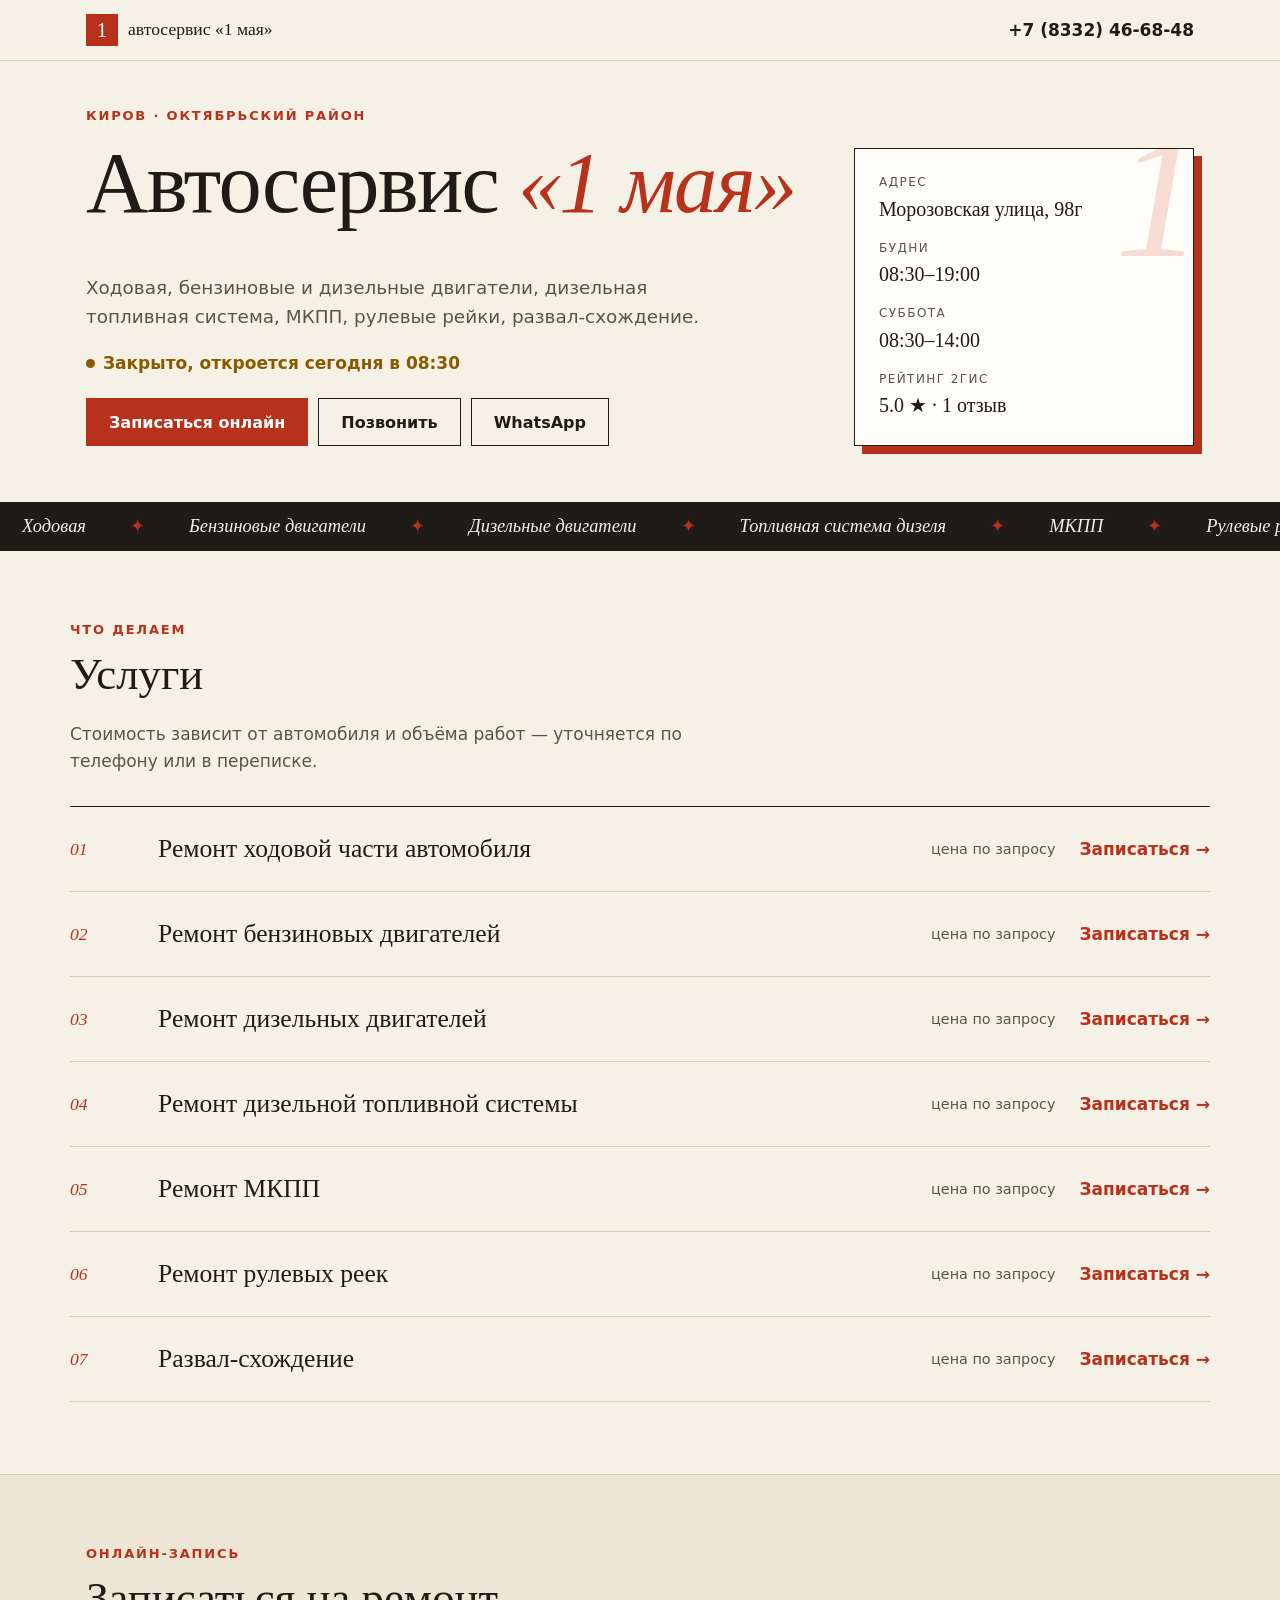
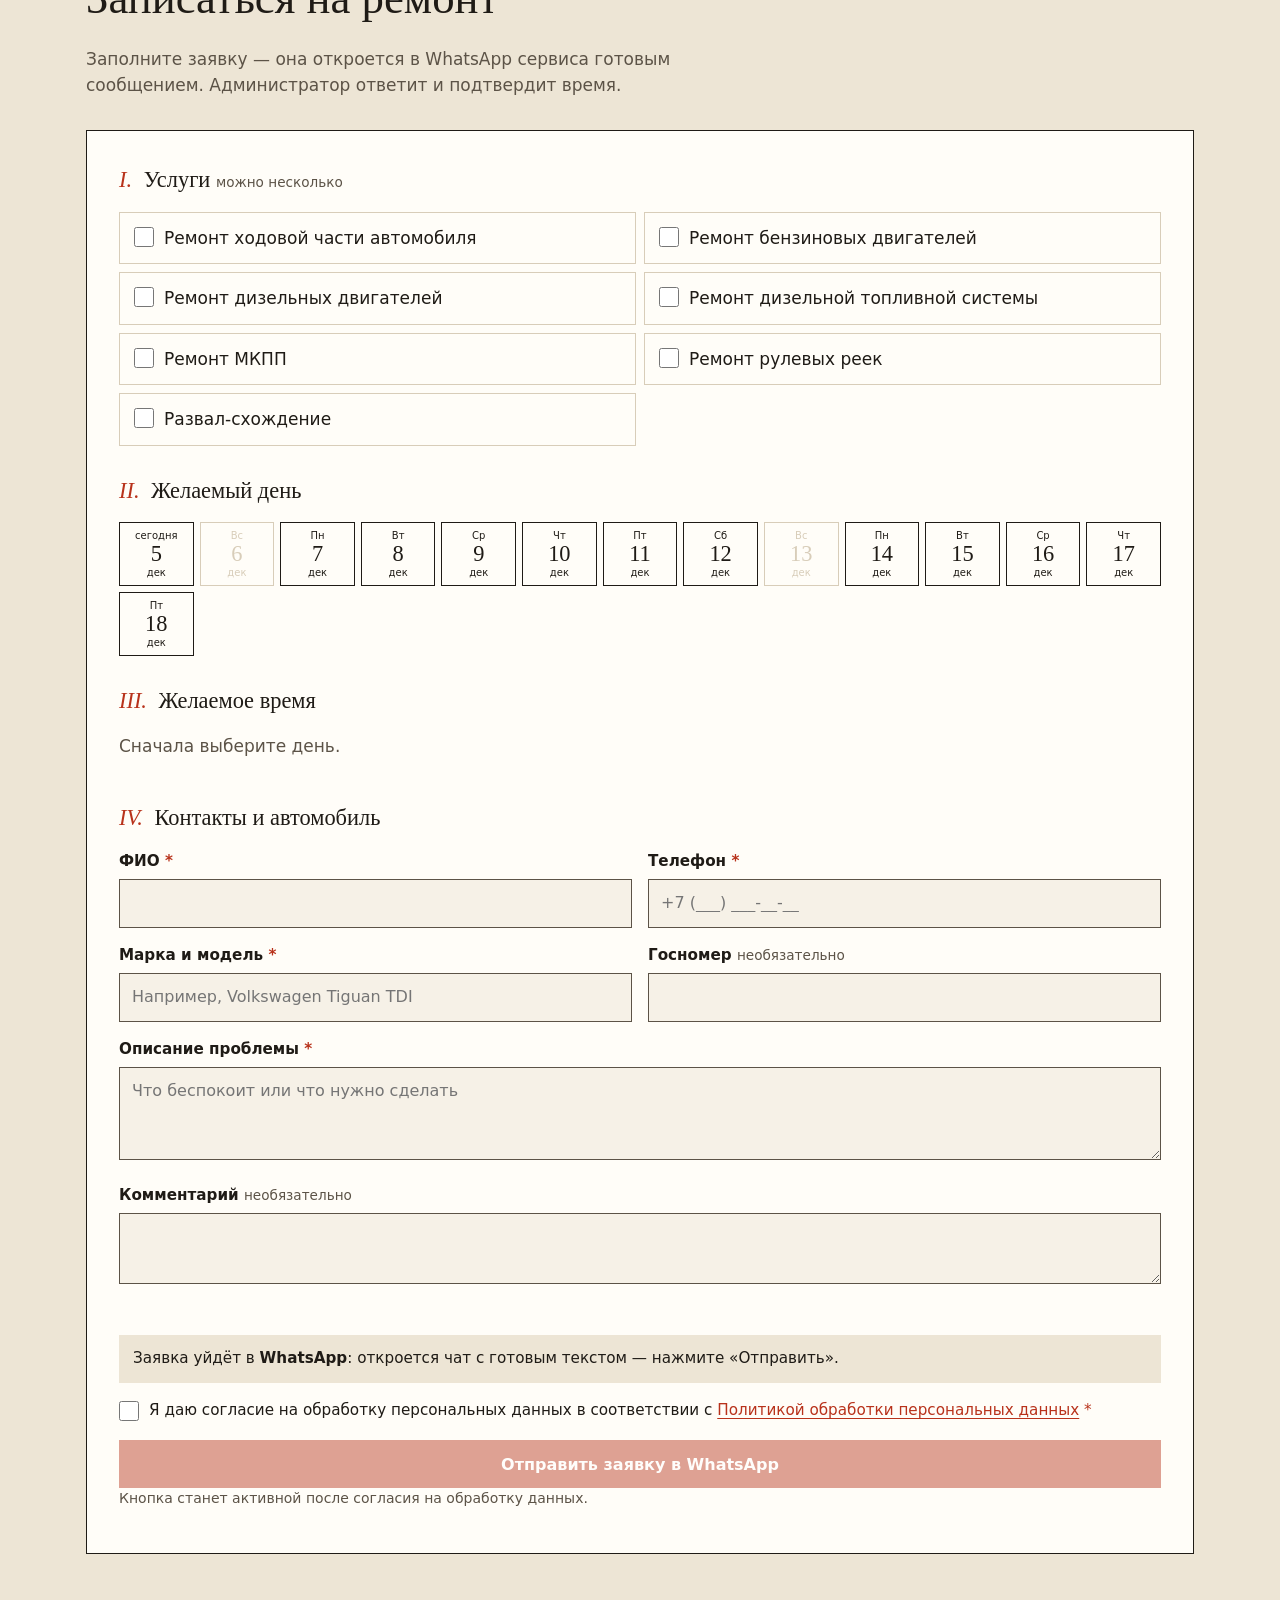
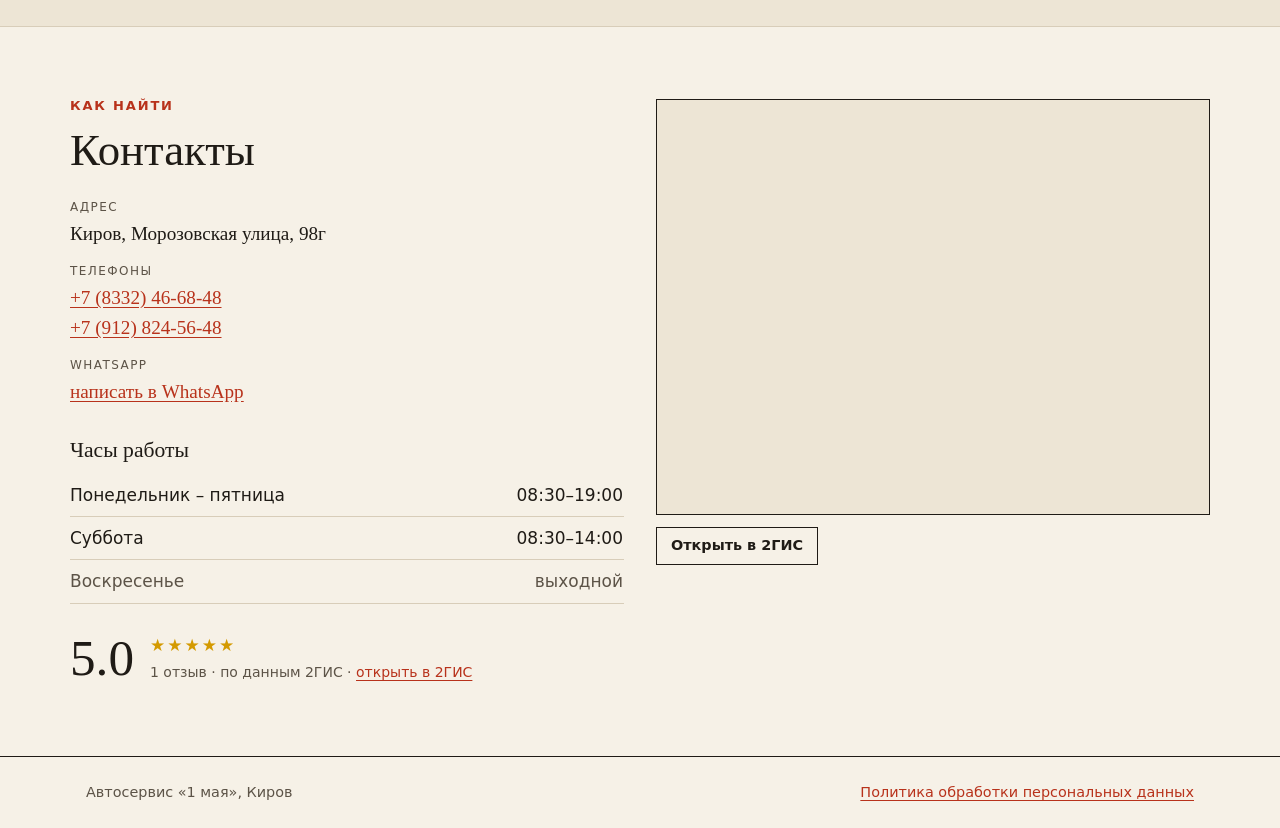
<file: index.html>
<!doctype html>
<html lang="ru">
<head>
<meta charset="utf-8">
<meta name="viewport" content="width=device-width, initial-scale=1">
<meta name="color-scheme" content="light dark">
<title>Автосервис «1 мая» — Киров, Морозовская, 98г</title>
<meta name="description" content="Автосервис «1 мая» в Кирове, Морозовская улица, 98г. Ремонт ходовой, бензиновых и дизельных двигателей, дизельной топливной системы, МКПП, рулевых реек, развал-схождение. Запись через WhatsApp.">
<meta property="og:type" content="business.business">
<meta property="og:title" content="Автосервис «1 мая» — Киров">
<meta property="og:description" content="Морозовская улица, 98г. Пн–Пт 08:30–19:00, Сб 08:30–14:00. Онлайн-запись через WhatsApp.">
<meta property="og:locale" content="ru_RU">
<link rel="stylesheet" href="css/style.css">
<link rel="icon" href="data:image/svg+xml,%3Csvg xmlns='http://www.w3.org/2000/svg' viewBox='0 0 32 32'%3E%3Crect width='32' height='32' rx='6' fill='%23b8321b'/%3E%3Ctext x='16' y='24' font-family='Georgia' font-size='22' fill='white' text-anchor='middle'%3E1%3C/text%3E%3C/svg%3E">
<script type="application/ld+json">
{"@context":"https://schema.org","@type":"AutoRepair","name":"1 мая","description":"автосервис","telephone":"+78332466848",
"address":{"@type":"PostalAddress","streetAddress":"Морозовская улица, 98г","addressLocality":"Киров","addressRegion":"Кировская область","postalCode":"610005","addressCountry":"RU"},
"geo":{"@type":"GeoCoordinates","latitude":58.61065,"longitude":49.649671},
"openingHoursSpecification":[{"@type":"OpeningHoursSpecification","dayOfWeek":["Monday","Tuesday","Wednesday","Thursday","Friday"],"opens":"08:30","closes":"19:00"},{"@type":"OpeningHoursSpecification","dayOfWeek":"Saturday","opens":"08:30","closes":"14:00"}],
"sameAs":["https://2gis.com/firm/70000001006827669"]}
</script>
</head>
<body>
<a class="skip-link" href="#booking">Перейти к записи</a>

<header class="masthead">
  <div class="wrap masthead__bar">
    <span class="brand"><span class="brand__mark" aria-hidden="true">1</span> автосервис «1 мая»</span>
    <a class="masthead__phone" href="tel:+78332466848">+7 (8332) 46-68-48</a>
  </div>
</header>

<section class="hero">
  <div class="wrap hero__grid">
    <div class="hero__text" data-reveal>
      <p class="kicker">Киров · Октябрьский район</p>
      <h1>Автосервис <em>«1&nbsp;мая»</em></h1>
      <p class="lede">Ходовая, бензиновые и дизельные двигатели, дизельная топливная система, МКПП, рулевые рейки, развал-схождение.</p>
      <p class="open-status" id="open-status" hidden><span class="dot" aria-hidden="true"></span><span data-text></span></p>
      <div class="hero__actions">
        <a class="btn btn--accent" href="#booking">Записаться онлайн</a>
        <a class="btn btn--ghost" href="tel:+78332466848">Позвонить</a>
        <a class="btn btn--ghost" href="https://wa.me/79128245648" target="_blank" rel="noopener">WhatsApp</a>
      </div>
    </div>
    <aside class="hero__card" data-reveal style="--d:.12s" aria-label="Коротко о сервисе">
      <div class="numeral" aria-hidden="true">1</div>
      <dl>
        <div><dt>Адрес</dt><dd>Морозовская улица, 98г</dd></div>
        <div><dt>Будни</dt><dd>08:30–19:00</dd></div>
        <div><dt>Суббота</dt><dd>08:30–14:00</dd></div>
        <div><dt>Рейтинг 2ГИС</dt><dd>5.0 ★ · 1 отзыв</dd></div>
      </dl>
    </aside>
  </div>
</section>

<div class="ribbon" aria-hidden="true">
  <div class="ribbon__track">
    <span>Ходовая</span><span>Бензиновые двигатели</span><span>Дизельные двигатели</span><span>Топливная система дизеля</span><span>МКПП</span><span>Рулевые рейки</span><span>Развал-схождение</span>
    <span>Ходовая</span><span>Бензиновые двигатели</span><span>Дизельные двигатели</span><span>Топливная система дизеля</span><span>МКПП</span><span>Рулевые рейки</span><span>Развал-схождение</span>
  </div>
</div>

<main id="main">
  <section class="section wrap" id="services" aria-labelledby="services-title">
    <div class="section__head" data-reveal>
      <p class="kicker">Что делаем</p>
      <h2 id="services-title">Услуги</h2>
      <p class="muted">Стоимость зависит от автомобиля и объёма работ — уточняется по телефону или в переписке.</p>
    </div>
    <ol class="menu">
      <li data-reveal><span class="menu__n">01</span><span class="menu__name">Ремонт ходовой части автомобиля</span><span class="menu__price">цена по запросу</span><a class="menu__go js-pick" href="#booking" data-item="Ремонт ходовой части автомобиля">Записаться →</a></li>
      <li data-reveal><span class="menu__n">02</span><span class="menu__name">Ремонт бензиновых двигателей</span><span class="menu__price">цена по запросу</span><a class="menu__go js-pick" href="#booking" data-item="Ремонт бензиновых двигателей">Записаться →</a></li>
      <li data-reveal><span class="menu__n">03</span><span class="menu__name">Ремонт дизельных двигателей</span><span class="menu__price">цена по запросу</span><a class="menu__go js-pick" href="#booking" data-item="Ремонт дизельных двигателей">Записаться →</a></li>
      <li data-reveal><span class="menu__n">04</span><span class="menu__name">Ремонт дизельной топливной системы</span><span class="menu__price">цена по запросу</span><a class="menu__go js-pick" href="#booking" data-item="Ремонт дизельной топливной системы">Записаться →</a></li>
      <li data-reveal><span class="menu__n">05</span><span class="menu__name">Ремонт МКПП</span><span class="menu__price">цена по запросу</span><a class="menu__go js-pick" href="#booking" data-item="Ремонт МКПП">Записаться →</a></li>
      <li data-reveal><span class="menu__n">06</span><span class="menu__name">Ремонт рулевых реек</span><span class="menu__price">цена по запросу</span><a class="menu__go js-pick" href="#booking" data-item="Ремонт рулевых реек">Записаться →</a></li>
      <li data-reveal><span class="menu__n">07</span><span class="menu__name">Развал-схождение</span><span class="menu__price">цена по запросу</span><a class="menu__go js-pick" href="#booking" data-item="Развал-схождение">Записаться →</a></li>
    </ol>
  </section>

  <section class="section section--paper" id="booking" aria-labelledby="booking-title">
    <div class="wrap booking">
      <div class="section__head" data-reveal>
        <p class="kicker">Онлайн-запись</p>
        <h2 id="booking-title">Записаться на ремонт</h2>
        <p class="muted">Заполните заявку — она откроется в WhatsApp сервиса готовым сообщением. Администратор ответит и подтвердит время.</p>
      </div>

      <form class="form" id="booking-form" novalidate data-reveal>
        <div class="alert" role="alert" id="form-error" hidden></div>

        <fieldset class="step">
          <legend><span class="step__n">I.</span> Услуги <span class="hint">можно несколько</span></legend>
          <div class="checklist" id="items"></div>
        </fieldset>
        <fieldset class="step">
          <legend><span class="step__n">II.</span> Желаемый день</legend>
          <div class="days" id="days" role="group" aria-label="Выбор дня"></div>
          <noscript><p class="muted">Для выбора дня включите JavaScript или позвоните: <a href="tel:+78332466848">+7 (8332) 46-68-48</a>.</p></noscript>
        </fieldset>
        <fieldset class="step">
          <legend><span class="step__n">III.</span> Желаемое время</legend>
          <div class="slots" id="slots"><p class="muted">Сначала выберите день.</p></div>
        </fieldset>
        <fieldset class="step">
          <legend><span class="step__n">IV.</span> Контакты и автомобиль</legend>
          <div class="grid2">
            <div class="field"><label for="full_name">ФИО <span class="req" aria-hidden="true">*</span></label><input id="full_name" required autocomplete="name" maxlength="120"></div>
            <div class="field"><label for="phone">Телефон <span class="req" aria-hidden="true">*</span></label><input id="phone" type="tel" inputmode="tel" required autocomplete="tel" placeholder="+7 (___) ___-__-__" maxlength="18"></div>
            <div class="field"><label for="car">Марка и модель <span class="req" aria-hidden="true">*</span></label><input id="car" required maxlength="100" placeholder="Например, Volkswagen Tiguan TDI"></div>
            <div class="field"><label for="plate">Госномер <span class="opt">необязательно</span></label><input id="plate" maxlength="15" autocomplete="off"></div>
          </div>
          <div class="field"><label for="problem">Описание проблемы <span class="req" aria-hidden="true">*</span></label><textarea id="problem" rows="3" required maxlength="1500" placeholder="Что беспокоит или что нужно сделать"></textarea></div>
          <div class="field"><label for="comment">Комментарий <span class="opt">необязательно</span></label><textarea id="comment" rows="2" maxlength="500"></textarea></div>
        </fieldset>
        <div id="channels"></div>
        <div class="summary" id="summary" hidden aria-live="polite"></div>
        <label class="consent">
          <input type="checkbox" id="consent" required>
          <span>Я даю согласие на обработку персональных данных в соответствии с <a href="privacy.html" target="_blank">Политикой обработки персональных данных</a> <span class="req" aria-hidden="true">*</span></span>
        </label>
        <button class="btn btn--accent btn--block" type="submit" id="submit">Отправить заявку в WhatsApp</button>
        <p class="note" id="submit-hint">Кнопка станет активной после согласия на обработку данных.</p>
      </form>

      <div class="sent" id="sent" hidden tabindex="-1">
        <h3>Почти готово</h3>
        <p id="sent-text"></p>
        <pre class="message" id="message"></pre>
        <div class="btn-row">
          <a class="btn btn--accent" id="open-chat" href="#" target="_blank" rel="noopener">Открыть чат</a>
          <button class="btn btn--ghost" type="button" id="copy">Скопировать текст</button>
          <button class="btn btn--ghost" type="button" id="edit">Изменить заявку</button>
        </div>
      </div>
    </div>
  </section>

  <section class="section wrap contacts" id="contacts" aria-labelledby="contacts-title">
    <div data-reveal>
      <p class="kicker">Как найти</p>
      <h2 id="contacts-title">Контакты</h2>
      <dl class="facts">
        <div><dt>Адрес</dt><dd>Киров, Морозовская улица, 98г</dd></div>
        <div><dt>Телефоны</dt><dd><a href="tel:+78332466848">+7 (8332) 46-68-48</a><br><a href="tel:+79128245648">+7 (912) 824-56-48</a></dd></div>
        <div><dt>WhatsApp</dt><dd><a href="https://wa.me/79128245648" target="_blank" rel="noopener">написать в WhatsApp</a></dd></div>
      </dl>
      <h3>Часы работы</h3>
      <table class="hours">
        <caption class="sr-only">График работы</caption>
        <tbody>
          <tr><th scope="row">Понедельник – пятница</th><td>08:30–19:00</td></tr>
          <tr><th scope="row">Суббота</th><td>08:30–14:00</td></tr>
          <tr class="is-off"><th scope="row">Воскресенье</th><td>выходной</td></tr>
        </tbody>
      </table>
      <div class="rating" id="rating">
        <span class="rating__num">5.0</span>
        <span><span class="rating__stars" aria-hidden="true">★★★★★</span><br><span class="note">1 отзыв · по данным 2ГИС · <a href="https://2gis.com/firm/70000001006827669" target="_blank" rel="noopener">открыть в 2ГИС</a></span></span>
      </div>
    </div>
    <div class="map" data-reveal style="--d:.1s">
      <iframe title="Карта: автосервис «1 мая», Морозовская улица, 98г" loading="lazy" referrerpolicy="no-referrer"
        src="https://www.openstreetmap.org/export/embed.html?bbox=49.643671%2C58.60765%2C49.655671%2C58.61365&amp;layer=mapnik&amp;marker=58.61065%2C49.649671"></iframe>
      <p class="map__links"><a class="btn btn--ghost btn--small" href="https://2gis.com/firm/70000001006827669" target="_blank" rel="noopener">Открыть в 2ГИС</a></p>
    </div>
  </section>
</main>

<footer class="footer">
  <div class="wrap footer__inner">
    <span>Автосервис «1 мая», Киров</span>
    <a href="privacy.html">Политика обработки персональных данных</a>
  </div>
</footer>

<nav class="callbar" aria-label="Быстрые действия">
  <a class="btn btn--accent" href="tel:+78332466848">Позвонить</a>
  <a class="btn btn--ghost" href="#booking">Записаться</a>
</nav>

<script src="js/config.js" defer></script>
<script src="js/booking.js" defer></script>
<script src="js/motion.js" defer></script>
</body>
</html>
</file>
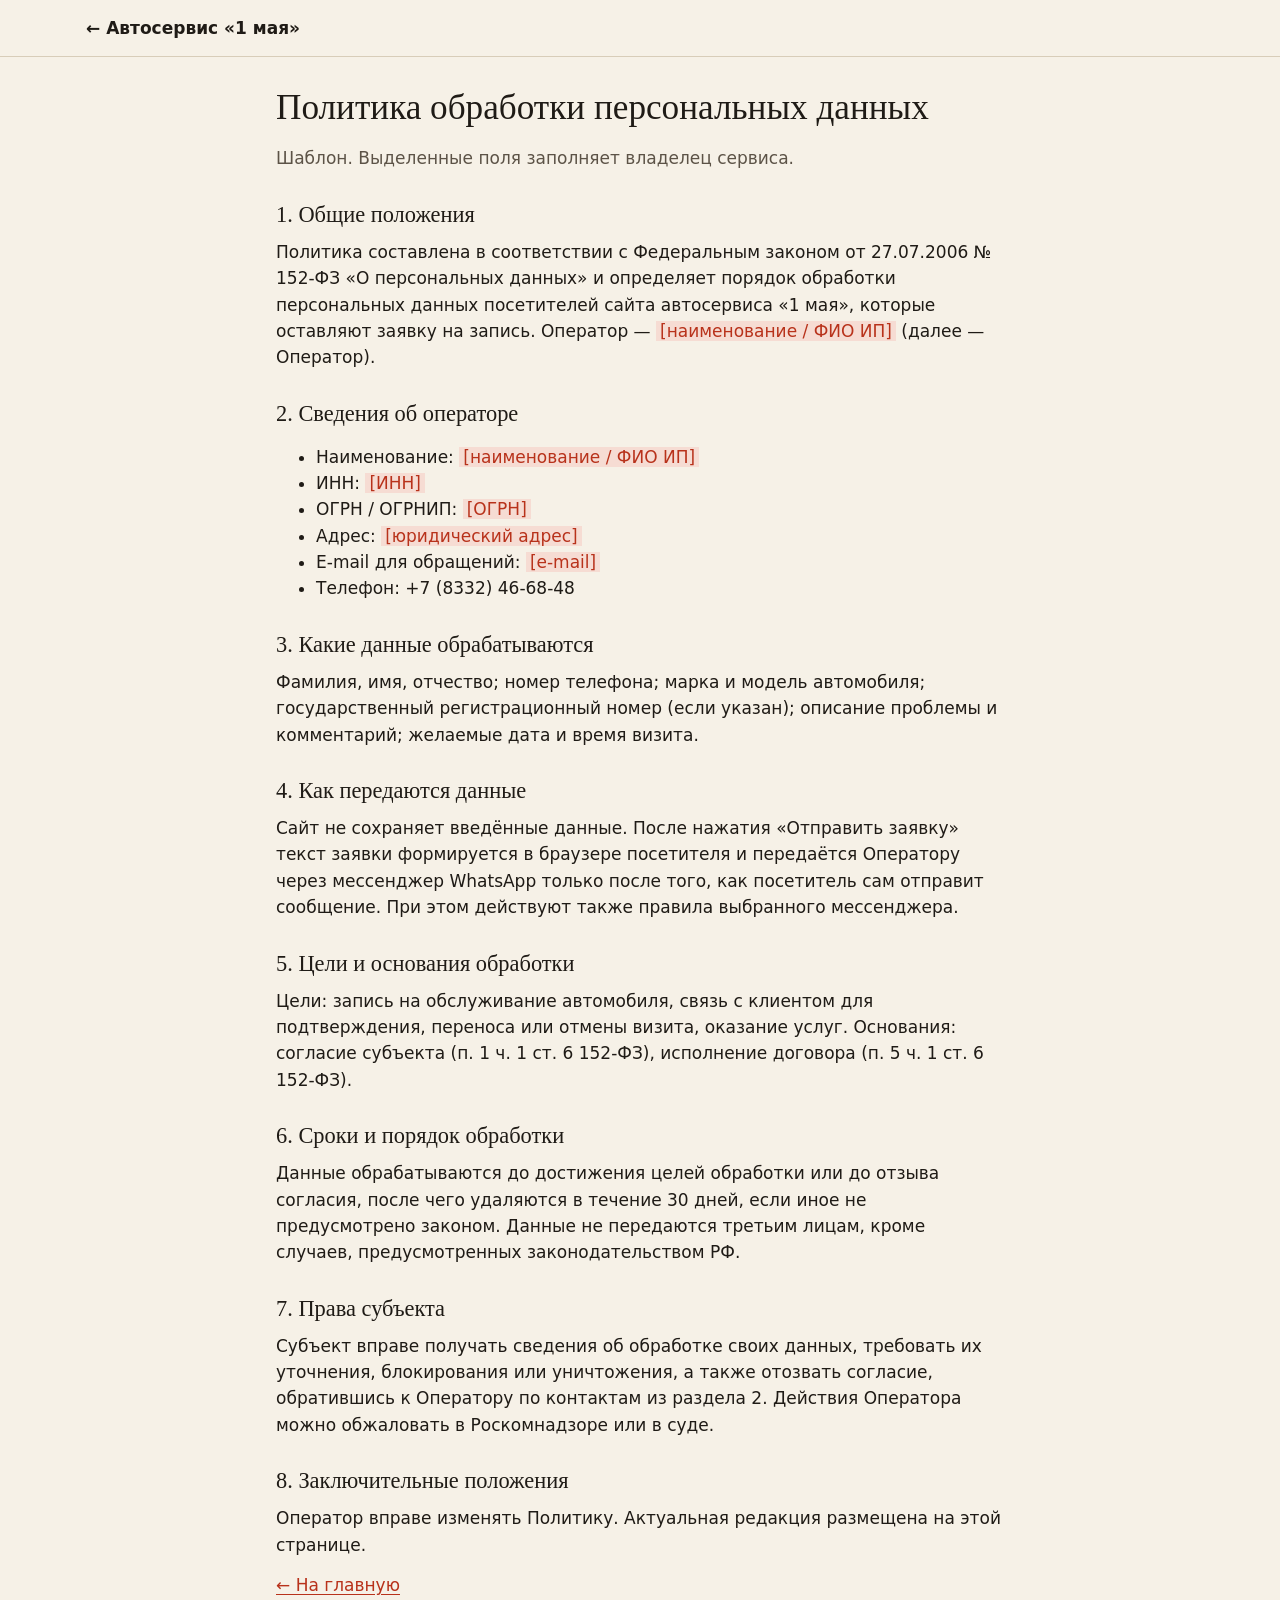
<file: privacy.html>
<!doctype html>
<html lang="ru">
<head>
<meta charset="utf-8">
<meta name="viewport" content="width=device-width, initial-scale=1">
<meta name="color-scheme" content="light dark">
<title>Политика обработки персональных данных — «1 мая»</title>
<link rel="stylesheet" href="css/style.css">
</head>
<body>
<header class="pbar"><div class="wrap"><a href="index.html">← Автосервис «1 мая»</a></div></header>
<main class="wrap prose">
  <h1>Политика обработки персональных данных</h1>
  <p class="muted">Шаблон. Выделенные поля заполняет владелец сервиса.</p>

  <h2>1. Общие положения</h2>
  <p>Политика составлена в соответствии с Федеральным законом от 27.07.2006 № 152-ФЗ «О персональных данных» и определяет порядок обработки персональных данных посетителей сайта автосервиса «1 мая», которые оставляют заявку на запись. Оператор — <span class="placeholder">[наименование / ФИО ИП]</span> (далее — Оператор).</p>

  <h2>2. Сведения об операторе</h2>
  <ul>
    <li>Наименование: <span class="placeholder">[наименование / ФИО ИП]</span></li>
    <li>ИНН: <span class="placeholder">[ИНН]</span></li>
    <li>ОГРН / ОГРНИП: <span class="placeholder">[ОГРН]</span></li>
    <li>Адрес: <span class="placeholder">[юридический адрес]</span></li>
    <li>E-mail для обращений: <span class="placeholder">[e-mail]</span></li>
    <li>Телефон: +7 (8332) 46-68-48</li>
  </ul>

  <h2>3. Какие данные обрабатываются</h2>
  <p>Фамилия, имя, отчество; номер телефона; марка и модель автомобиля; государственный регистрационный номер (если указан); описание проблемы и комментарий; желаемые дата и время визита.</p>

  <h2>4. Как передаются данные</h2>
  <p>Сайт не сохраняет введённые данные. После нажатия «Отправить заявку» текст заявки формируется в браузере посетителя и передаётся Оператору через мессенджер WhatsApp только после того, как посетитель сам отправит сообщение. При этом действуют также правила выбранного мессенджера.</p>

  <h2>5. Цели и основания обработки</h2>
  <p>Цели: запись на обслуживание автомобиля, связь с клиентом для подтверждения, переноса или отмены визита, оказание услуг. Основания: согласие субъекта (п. 1 ч. 1 ст. 6 152-ФЗ), исполнение договора (п. 5 ч. 1 ст. 6 152-ФЗ).</p>

  <h2>6. Сроки и порядок обработки</h2>
  <p>Данные обрабатываются до достижения целей обработки или до отзыва согласия, после чего удаляются в течение 30 дней, если иное не предусмотрено законом. Данные не передаются третьим лицам, кроме случаев, предусмотренных законодательством РФ.</p>

  <h2>7. Права субъекта</h2>
  <p>Субъект вправе получать сведения об обработке своих данных, требовать их уточнения, блокирования или уничтожения, а также отозвать согласие, обратившись к Оператору по контактам из раздела 2. Действия Оператора можно обжаловать в Роскомнадзоре или в суде.</p>

  <h2>8. Заключительные положения</h2>
  <p>Оператор вправе изменять Политику. Актуальная редакция размещена на этой странице.</p>

  <p><a href="index.html">← На главную</a></p>
</main>
</body>
</html>
</file>
<file: css/style.css>
/* «1 мая» — тёплая «бумажная» стилистика: кремовый фон, засечки, красный акцент */
:root {
  --paper: #f6f1e7;
  --paper-2: #ede5d5;
  --card: #fffdf8;
  --ink: #1f1b16;
  --ink-2: #5c5347;
  --line: #d8cdb9;
  --accent: #b8321b;
  --accent-ink: #ffffff;
  --accent-soft: #f6dcd3;
  --ok: #2f7a3a;
  --warn: #8a5a00;
  --serif: Georgia, "Times New Roman", "PT Serif", serif;
  --sans: system-ui, -apple-system, "Segoe UI", Roboto, Arial, sans-serif;
  --focus: 0 0 0 3px rgba(184, 50, 27, .4);
  color-scheme: light dark;
}
@media (prefers-color-scheme: dark) {
  :root {
    --paper: #1a1714;
    --paper-2: #24201b;
    --card: #211d19;
    --ink: #f1eadf;
    --ink-2: #b8ad9d;
    --line: #3b342c;
    --accent: #ff8a6b;
    --accent-ink: #1a0f0b;
    --accent-soft: #3a211a;
    --ok: #7cd08a;
    --warn: #f0b354;
    --focus: 0 0 0 3px rgba(255, 138, 107, .5);
  }
}

*, *::before, *::after { box-sizing: border-box; }
html { scroll-behavior: smooth; -webkit-text-size-adjust: 100%; }
body { margin: 0; background: var(--paper); color: var(--ink); font: 17px/1.55 var(--sans); }
a { color: var(--accent); text-underline-offset: 3px; }
h1, h2, h3 { font-family: var(--serif); font-weight: 400; line-height: 1.1; margin: 0 0 .5em; }
h2 { font-size: clamp(1.9rem, 5vw, 2.8rem); }
h3 { font-size: 1.35rem; margin-top: 1.5em; }
p { margin: 0 0 .8em; }
[hidden] { display: none !important; }
:focus-visible { outline: none; box-shadow: var(--focus); border-radius: 4px; }
.wrap { width: 100%; max-width: 1140px; margin: 0 auto; padding: 0 16px; }
.sr-only { position: absolute; width: 1px; height: 1px; overflow: hidden; clip: rect(0 0 0 0); white-space: nowrap; }
.skip-link { position: absolute; left: 8px; top: -60px; background: var(--accent); color: var(--accent-ink); padding: 10px 14px; z-index: 100; }
.skip-link:focus { top: 8px; }
.muted, .note { color: var(--ink-2); }
.note { font-size: .875rem; }
.kicker { font: 600 .8125rem/1 var(--sans); letter-spacing: .14em; text-transform: uppercase; color: var(--accent); margin-bottom: 14px; }

/* Кнопки */
.btn { display: inline-flex; align-items: center; justify-content: center; min-height: 48px; padding: 12px 22px; border-radius: 0; border: 1.5px solid var(--ink); font: 600 1rem/1.2 var(--sans); text-decoration: none; cursor: pointer; transition: transform .15s, background .15s, color .15s; white-space: nowrap; }
.btn:active { transform: translateY(1px); }
.btn--accent { background: var(--accent); border-color: var(--accent); color: var(--accent-ink); }
.btn--accent:hover { background: var(--ink); border-color: var(--ink); color: var(--paper); }
.btn--ghost { background: transparent; color: var(--ink); }
.btn--ghost:hover { background: var(--ink); color: var(--paper); }
.btn--small { min-height: 38px; padding: 8px 14px; font-size: .9rem; }
.btn--block { width: 100%; }
.btn:disabled { opacity: .45; cursor: not-allowed; }
.btn-row { display: flex; flex-wrap: wrap; gap: 10px; }

/* Шапка */
.masthead { border-bottom: 1px solid var(--line); }
.masthead__bar { display: flex; justify-content: space-between; align-items: center; gap: 12px; min-height: 60px; }
.brand { display: flex; align-items: center; gap: 10px; font-family: var(--serif); font-size: 1.1rem; }
.brand__mark { display: inline-grid; place-items: center; width: 32px; height: 32px; background: var(--accent); color: var(--accent-ink); font-size: 1.25rem; }
.masthead__phone { color: var(--ink); font-weight: 600; text-decoration: none; white-space: nowrap; }

.hero { padding: 48px 0 56px; }
.hero__grid { display: grid; gap: 32px; align-items: end; }
@media (min-width: 900px) { .hero__grid { grid-template-columns: minmax(0, 1fr) 340px; gap: 56px; } }
.hero h1 { font-size: clamp(2.6rem, 9vw, 5.4rem); letter-spacing: -.02em; }
.hero h1 em { color: var(--accent); font-style: italic; white-space: nowrap; }
.lede { font-size: 1.15rem; max-width: 36em; color: var(--ink-2); }
.open-status { display: inline-flex; align-items: center; gap: 8px; font-weight: 600; margin: 4px 0 22px; }
.open-status .dot { width: 9px; height: 9px; border-radius: 50%; background: currentColor; }
.open-status.is-open { color: var(--ok); }
.open-status.is-closed { color: var(--warn); }
.hero__actions { display: flex; flex-wrap: wrap; gap: 10px; }
.hero__card { position: relative; background: var(--card); border: 1.5px solid var(--ink); padding: 24px; box-shadow: 8px 8px 0 var(--accent); overflow: hidden; }
.numeral { position: absolute; right: -10px; top: -40px; font: italic 11rem/1 var(--serif); color: var(--accent-soft); pointer-events: none; }
.hero__card dl { position: relative; margin: 0; display: grid; gap: 14px; }
.hero__card dt { font-size: .75rem; letter-spacing: .12em; text-transform: uppercase; color: var(--ink-2); }
.hero__card dd { margin: 2px 0 0; font-family: var(--serif); font-size: 1.25rem; }

/* Бегущая лента */
.ribbon { background: var(--ink); color: var(--paper); overflow: hidden; border-block: 1px solid var(--ink); }
.ribbon__track { display: flex; width: max-content; animation: ribbon 40s linear infinite; }
.ribbon span { font: italic 1.15rem/1 var(--serif); padding: 14px 22px; white-space: nowrap; }
.ribbon span::after { content: "✦"; font-style: normal; color: var(--accent); margin-left: 44px; }
@keyframes ribbon { to { transform: translateX(-50%); } }

/* Секции */
.section { padding: 72px 0; }
.section--paper { background: var(--paper-2); border-block: 1px solid var(--line); }
.section__head { max-width: 640px; margin-bottom: 32px; }

/* Меню услуг */
.menu { list-style: none; margin: 0; padding: 0; border-top: 1.5px solid var(--ink); }
.menu li { display: grid; grid-template-columns: 48px 1fr; gap: 4px 12px; align-items: baseline; padding: 20px 0; border-bottom: 1px solid var(--line); }
.menu__n { font: italic 1.1rem var(--serif); color: var(--accent); grid-row: span 3; }
.menu__name { font-family: var(--serif); font-size: clamp(1.2rem, 3vw, 1.6rem); }
.menu__price { color: var(--ink-2); font-size: .9rem; }
.menu__go { font-weight: 600; text-decoration: none; justify-self: start; padding: 6px 0; min-height: 44px; display: inline-flex; align-items: center; }
.menu__go:hover { text-decoration: underline; }
@media (min-width: 760px) {
  .menu li { grid-template-columns: 64px 1fr auto auto; gap: 24px; align-items: center; }
  .menu__n { grid-row: auto; }
  .menu li:hover .menu__name { color: var(--accent); }
}

/* Форма */
.form, .sent { background: var(--card); border: 1.5px solid var(--ink); padding: 20px; }
@media (min-width: 640px) { .form, .sent { padding: 32px; } }
.step { border: 0; margin: 0 0 28px; padding: 0; min-width: 0; }
.step legend { font-family: var(--serif); font-size: 1.4rem; padding: 0; margin-bottom: 14px; }
.step__n { color: var(--accent); font-style: italic; margin-right: 6px; }
.hint, .opt { font: 400 .85rem var(--sans); color: var(--ink-2); }
.req { color: var(--accent); }
.checklist { display: grid; gap: 8px; }
@media (min-width: 720px) { .checklist { grid-template-columns: 1fr 1fr; } }
.check { display: flex; gap: 10px; align-items: flex-start; padding: 12px 14px; border: 1px solid var(--line); cursor: pointer; background: var(--card); min-height: 48px; }
.check:has(input:checked) { border-color: var(--accent); background: var(--accent-soft); }
.check input, .consent input { width: 20px; height: 20px; margin: 2px 0 0; accent-color: var(--accent); flex: none; }
.days { display: grid; grid-template-columns: repeat(auto-fill, minmax(70px, 1fr)); gap: 6px; }
.day { display: flex; flex-direction: column; align-items: center; justify-content: center; gap: 2px; min-height: 64px; border: 1px solid var(--ink); background: var(--card); color: var(--ink); cursor: pointer; font: 400 .75rem var(--sans); }
.day b { font: 1.4rem/1 var(--serif); }
.day:hover:not(:disabled) { background: var(--accent-soft); }
.day.is-selected { background: var(--accent); border-color: var(--accent); color: var(--accent-ink); }
.day:disabled { border-color: var(--line); color: var(--line); cursor: default; }
.slots__grid { display: grid; grid-template-columns: repeat(auto-fill, minmax(84px, 1fr)); gap: 6px; margin-bottom: 8px; }
.slot { min-height: 48px; border: 1px solid var(--ink); background: var(--card); color: var(--ink); font: 600 1rem var(--sans); cursor: pointer; }
.slot:hover { background: var(--accent-soft); }
.slot.is-selected { background: var(--accent); border-color: var(--accent); color: var(--accent-ink); }
.grid2 { display: grid; gap: 0 16px; }
@media (min-width: 720px) { .grid2 { grid-template-columns: 1fr 1fr; } }
.field { margin-bottom: 16px; min-width: 0; }
.field label { display: block; font-weight: 600; margin-bottom: 6px; font-size: .95rem; }
input:not([type=checkbox]):not([type=radio]), textarea { width: 100%; min-height: 48px; padding: 12px; border: 1px solid var(--ink-2); border-radius: 0; background: var(--paper); color: var(--ink); font: 1rem/1.4 var(--sans); }
textarea { resize: vertical; }
input:focus, textarea:focus { outline: none; border-color: var(--accent); box-shadow: var(--focus); }
[aria-invalid="true"] { border-color: var(--accent) !important; border-width: 2px !important; }
.channel-single { background: var(--paper-2); padding: 12px 14px; font-size: .95rem; margin-bottom: 16px; }
.channels { display: grid; gap: 8px; margin-bottom: 16px; }
.summary { border-left: 3px solid var(--accent); padding: 8px 14px; margin-bottom: 16px; }
.consent { display: flex; gap: 10px; align-items: flex-start; margin: 0 0 18px; font-size: .95rem; cursor: pointer; }
.alert { background: var(--accent-soft); color: var(--accent); padding: 12px 14px; margin-bottom: 18px; font-weight: 600; }
.sent h3 { margin-top: 0; font-size: 1.8rem; }
.message { white-space: pre-wrap; font: .875rem/1.5 ui-monospace, Consolas, monospace; background: var(--paper); border: 1px dashed var(--line); padding: 14px; overflow-wrap: anywhere; }

/* Контакты */
.contacts { display: grid; gap: 32px; }
@media (min-width: 900px) { .contacts { grid-template-columns: 1fr 1fr; align-items: start; } }
.facts { margin: 0; display: grid; gap: 14px; }
.facts dt { font-size: .75rem; letter-spacing: .12em; text-transform: uppercase; color: var(--ink-2); }
.facts dd { margin: 2px 0 0; font-family: var(--serif); font-size: 1.2rem; }
.hours { width: 100%; border-collapse: collapse; }
.hours th { text-align: left; font-weight: 400; padding: 8px 0; }
.hours td { text-align: right; font-variant-numeric: tabular-nums; }
.hours tr { border-bottom: 1px solid var(--line); }
.hours .is-off { color: var(--ink-2); }
.rating { display: flex; align-items: center; gap: 16px; margin-top: 28px; }
.rating__num { font: 3.2rem/1 var(--serif); }
.rating__stars { color: #d49a00; letter-spacing: 2px; }
.map iframe { width: 100%; aspect-ratio: 4 / 3; border: 1.5px solid var(--ink); display: block; background: var(--paper-2); }
.map__links { margin-top: 12px; }

.footer { border-top: 1.5px solid var(--ink); padding: 24px 0; font-size: .9rem; color: var(--ink-2); }
.footer__inner { display: flex; flex-wrap: wrap; justify-content: space-between; gap: 8px 24px; }

.callbar { display: none; }
@media (max-width: 767px) {
  body { padding-bottom: 78px; }
  .callbar { display: grid; grid-template-columns: 1fr 1fr; gap: 8px; position: fixed; inset: auto 0 0 0; z-index: 50; padding: 10px 16px calc(10px + env(safe-area-inset-bottom)); background: var(--paper); border-top: 1.5px solid var(--ink); }
  .masthead__phone { font-size: .9rem; }
}

/* Появление при прокрутке */
.motion [data-reveal] { opacity: 0; transform: translateY(24px); transition: opacity .7s ease, transform .7s cubic-bezier(.2, .7, .2, 1); transition-delay: var(--d, 0s); }
.motion [data-reveal].is-visible { opacity: 1; transform: none; }
@media (prefers-reduced-motion: reduce) {
  .ribbon__track { animation: none; }
  html { scroll-behavior: auto; }
}

/* Политика */
.prose { max-width: 760px; padding-top: 32px; padding-bottom: 56px; }
.prose h1 { font-size: 2.2rem; }
.prose h2 { font-size: 1.4rem; margin-top: 1.4em; }
.placeholder { background: var(--accent-soft); color: var(--accent); padding: 0 4px; }
.pbar { border-bottom: 1px solid var(--line); } .pbar .wrap { display: flex; align-items: center; min-height: 56px; } .pbar a { font-weight: 700; text-decoration: none; color: inherit; }
main { overflow-x: clip; }
</file>
